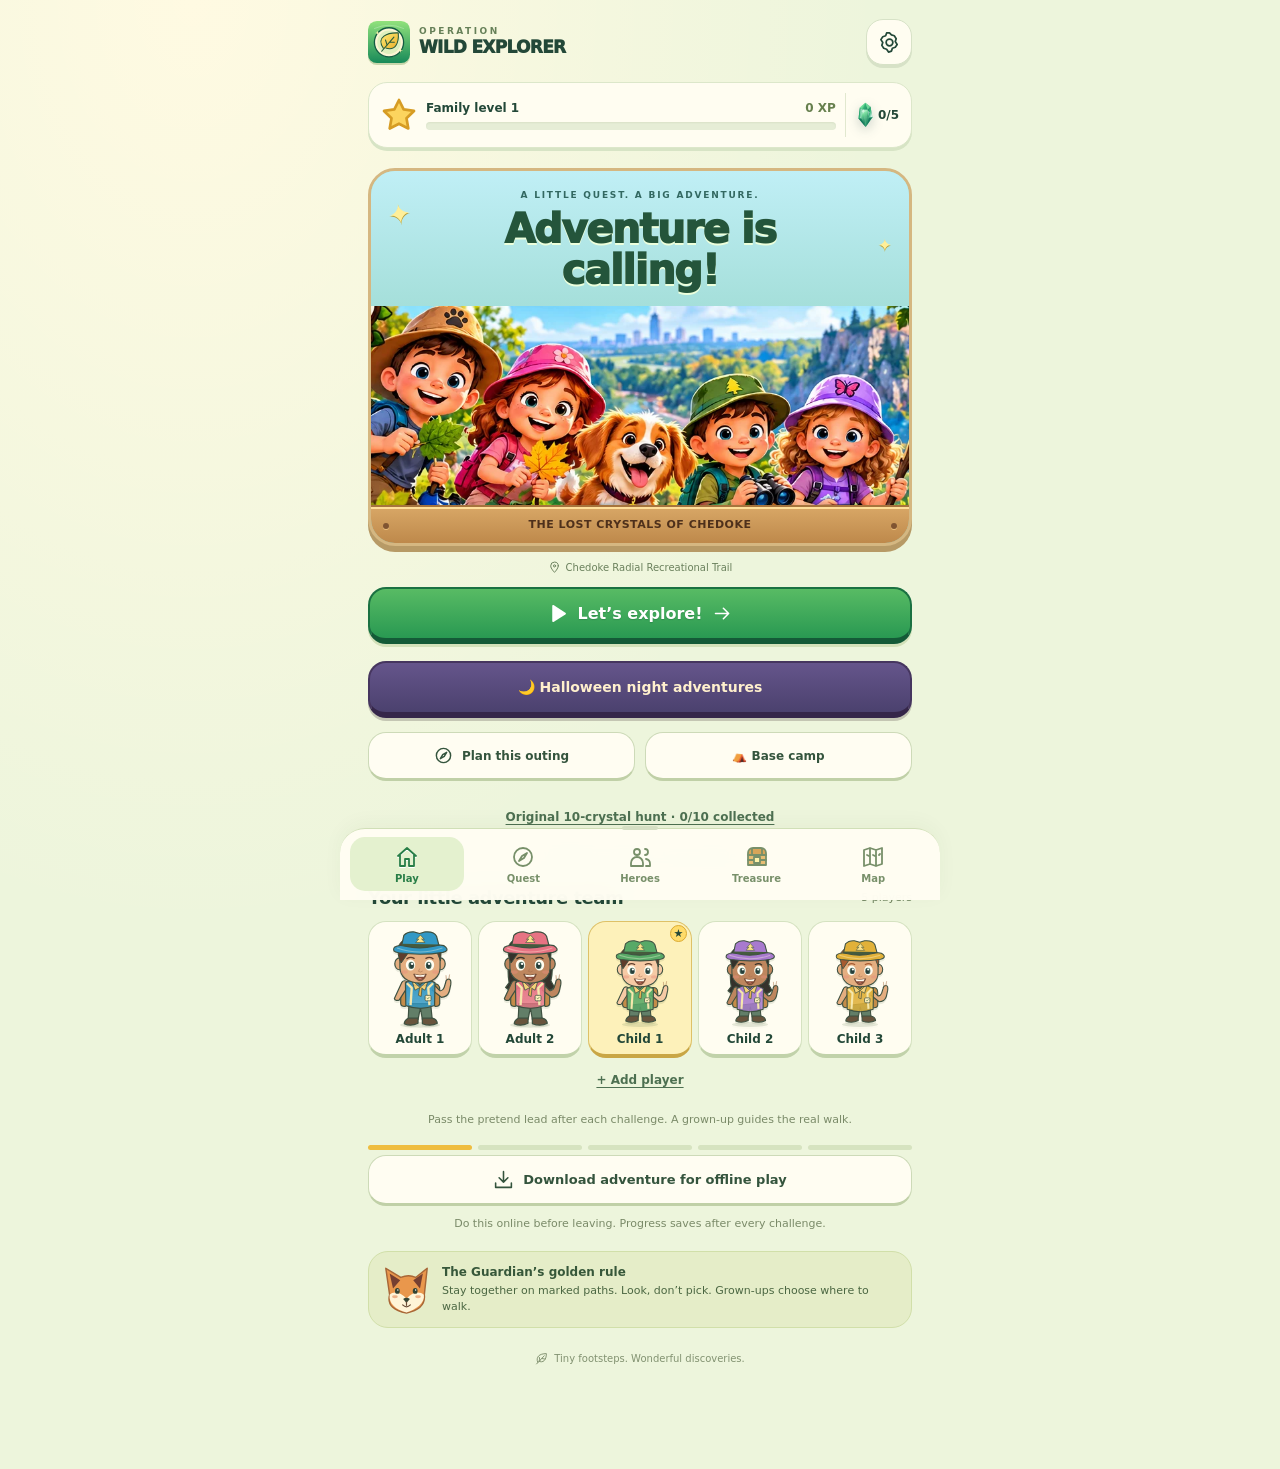
<file: public/index.html>
<!doctype html>
<html lang="en-CA">
<head>
  <meta charset="utf-8">
  <meta name="viewport" content="width=device-width, initial-scale=1, viewport-fit=cover">
  <meta name="theme-color" content="#edf5dc">
  <meta name="description" content="A little quest. A big adventure. A private, offline-ready nature adventure for your family. Photos are optional.">
  <meta name="apple-mobile-web-app-capable" content="yes">
  <meta name="apple-mobile-web-app-status-bar-style" content="default">
  <meta name="apple-mobile-web-app-title" content="Wild Explorer">
  <meta name="mobile-web-app-capable" content="yes">
  <link rel="manifest" href="./manifest.webmanifest">
  <link rel="icon" type="image/svg+xml" href="./assets/icon.svg">
  <link rel="apple-touch-icon" href="./assets/icon-180.png">
  <link rel="preload" as="image" href="./assets/forest-friends-v2.webp">
  <link rel="stylesheet" href="./styles.css?v=3.3.0">
  <link rel="stylesheet" href="./quest-magic.css?v=3.3.0">
  <script src="./classic.js?v=3.3.0" defer></script>
  <script src="./engine.js?v=3.3.0" defer></script>
  <script src="./postcards.js?v=3.3.0" defer></script>
  <script src="./gear.js?v=3.3.0" defer></script>
  <script src="./quest-magic.js?v=3.3.0" defer></script>
  <script src="./narration-content.js?v=3.3.0" defer></script>
  <script src="./narration-manifest.js?v=3.3.0" defer></script>
  <script src="./narration.js?v=3.3.0" defer></script>
  <script src="./app.js?v=3.3.0" defer></script>
  <title>Operation Wild Explorer</title>
</head>
<body>
  <a class="skip" href="#main">Skip to the adventure</a>
  <div class="app-shell">
    <header class="topbar">
      <button class="brand" data-action="tab" data-value="home" aria-label="Wild Explorer home">
        <img src="./assets/icon.svg" alt="" width="44" height="44">
        <span><small>OPERATION</small><b>WILD EXPLORER</b></span>
      </button>
      <button class="round-btn" id="settings-button" data-action="settings" aria-label="Grown-up settings"><span data-icon="settings"></span></button>
    </header>
    <div id="save-warning" class="warning" role="alert" hidden></div>
    <div class="update-banner" id="update-banner" hidden><span>A fresh adventure update is ready.</span><button data-action="update">Update game</button></div>
    <section class="family-status" aria-label="Family progress">
      <div class="level-star" aria-hidden="true"><span data-icon="star"></span></div>
      <div class="status-main"><div class="status-line"><b id="level-text">Family level 1</b><span id="xp-text">0 XP</span></div><div class="xp-track" id="xp-meter" role="progressbar" aria-label="Experience towards next level" aria-valuemin="0" aria-valuemax="100" aria-valuenow="0"><span id="xp-fill"></span></div></div>
      <button class="crystal-count" data-action="tab" data-value="treasure" aria-label="View collected crystals"><span id="tiny-gem"></span><b id="gem-count">0/5</b></button>
    </section>
    <section id="equipment-bar" class="equipment-bar" aria-label="Your playable gear" hidden></section>
    <main id="main" tabindex="-1">
      <section id="home-screen" data-screen="home" aria-label="Adventure home"></section>
      <section id="quest-screen" data-screen="quest" aria-label="Current quest" hidden></section>
      <section id="heroes-screen" data-screen="heroes" aria-label="Your explorers" hidden></section>
      <section id="treasure-screen" data-screen="treasure" aria-label="Crystals and discoveries" hidden></section>
      <section id="trail-screen" data-screen="trail" aria-label="Treasure map and optional location" hidden></section>
    </main>
    <footer class="page-foot"><span data-icon="leaf"></span> Tiny footsteps. Wonderful discoveries.</footer>
  </div>
  <nav class="bottom-nav" aria-label="Game sections">
    <button data-action="tab" data-value="home" aria-current="page"><span data-icon="home"></span><b>Play</b></button>
    <button data-action="tab" data-value="quest"><span data-icon="compass"></span><b>Quest</b></button>
    <button data-action="tab" data-value="heroes"><span data-icon="heroes"></span><b>Heroes</b></button>
    <button data-action="tab" data-value="treasure"><span data-icon="chest"></span><b>Treasure</b></button>
    <button data-action="tab" data-value="trail"><span data-icon="map"></span><b>Map</b></button>
  </nav>
  <div id="toast" class="toast" role="status" aria-live="polite" hidden></div>
  <div id="confetti" class="confetti" aria-hidden="true"></div>
  <dialog id="sheet" aria-labelledby="sheet-title"><div id="sheet-content"></div></dialog>
  <input id="postcard-photo" type="file" accept="image/jpeg,image/png,image/webp" hidden>
  <input id="import-file" type="file" accept=".json,application/json" hidden>
  <noscript><div class="noscript">Please enable JavaScript to play. You can still enjoy a family colour hunt: find green, yellow, and brown from a safe path.</div></noscript>
</body>
</html>
</file>
<file: public/styles.css>
:root{--ink:#234838;--ink-soft:#54705b;--paper:#fffdf1;--cream:#f8edcb;--green:#228955;--green-dark:#12623e;--yellow:#f8c648;--line:#d9e6c5;--shadow:0 5px 0 #bbcd9e;--radius:24px;color-scheme:light;font-family:ui-rounded,'SF Pro Rounded','Arial Rounded MT Bold',system-ui,-apple-system,BlinkMacSystemFont,sans-serif;font-weight:500;color:var(--ink);background:#edf5dc}
*{box-sizing:border-box;-webkit-tap-highlight-color:transparent}body{margin:0;min-width:280px;background:radial-gradient(ellipse at 15% 0,#fffae2,transparent 45%),#edf5dc;min-height:100vh;min-height:100dvh}button,input,textarea,select{font:inherit}button{cursor:pointer;touch-action:manipulation}button:focus-visible,a:focus-visible,input:focus-visible,textarea:focus-visible,select:focus-visible{outline:3px solid #164ca0;outline-offset:4px}button:disabled{cursor:default}button,button svg{flex-shrink:0}svg{display:block}img{max-width:100%}[hidden]{display:none!important}button{color:inherit}a{color:#216242}button svg{width:24px;height:24px}.app-shell{width:100%;max-width:600px;margin:auto;padding:calc(8px + env(safe-area-inset-top)) 18px calc(104px + env(safe-area-inset-bottom));padding-left:max(18px,env(safe-area-inset-left));padding-right:max(18px,env(safe-area-inset-right))}.topbar{display:flex;align-items:center;justify-content:space-between;gap:10px;height:68px}.brand{display:flex;align-items:center;gap:9px;border:0;background:none;padding:0;text-align:left;min-height:48px;min-width:0}.brand img{width:42px;height:42px;filter:drop-shadow(0 2px 0 #c7d6ab)}.brand small{display:block;font-size:9px;letter-spacing:2.5px;font-weight:850;color:#668058;line-height:1.1}.brand b{font-size:17px;letter-spacing:-.7px;font-weight:950;white-space:nowrap;display:block}.round-btn{border:1.5px solid #d7e2c7;background:var(--paper);width:46px;height:46px;border-radius:17px;display:grid;place-items:center;box-shadow:0 3px 0 #d7e2c7}.round-btn svg{width:23px;height:23px}.family-status{display:flex;align-items:center;gap:9px;background:var(--paper);border:1.5px solid #dce7ca;border-radius:19px;padding:10px 12px;margin:6px 0 20px;box-shadow:0 3px 0 #d7e4c5}.level-star{width:36px;height:36px;display:grid;place-items:center;color:#ce8d10}.level-star svg{width:36px;height:36px;fill:#fcd45e;stroke:#d69c24}.status-main{flex:1;min-width:0}.status-line{display:flex;justify-content:space-between;gap:8px;align-items:center;font-size:12px}.status-line b{font-weight:850}.status-line span{color:#67804e;font-weight:800;white-space:nowrap}.xp-track{background:#e6edd6;border-radius:10px;height:8px;margin-top:7px;overflow:hidden;box-shadow:inset 0 1px 2px #294e1311}.xp-track span{display:block;height:100%;background:linear-gradient(90deg,#f6c33f,#f8aa32);border-radius:10px;transition:width .4s ease}.crystal-count{border:0;border-left:1px solid #e1e8cf;background:transparent;padding:0 0 0 9px;min-height:44px;display:flex;align-items:center;gap:2px;font-size:12px;white-space:nowrap}.crystal-count svg{width:24px;height:33px}.eyebrow{display:block;letter-spacing:1.8px;text-transform:uppercase;font-size:10px;font-weight:850;color:#65805b}.section-heading{display:flex;align-items:center;justify-content:space-between;gap:10px;margin:21px 0 13px}.section-heading h2{font-size:18px;font-weight:850;letter-spacing:-.5px;margin:0}.section-heading span{font-size:11px;color:#6d825c}.section-heading button{border:0;background:transparent;font-size:12px;padding:8px;color:#287646;min-height:44px}.page-title{font-size:28px;line-height:1.1;letter-spacing:-1px;font-weight:950;margin:7px 0 10px}.intro{font-size:13px;line-height:1.6;color:var(--ink-soft);margin:0 0 17px}.storybook{border:3px solid #d5b781;box-shadow:0 6px 0 #b79a66;border-radius:27px;background:#a4dfd3;position:relative;overflow:hidden;isolation:isolate}.storybook .scene-heading{position:relative;background:linear-gradient(#c0eff6,#a5dfda);padding:19px 16px 10px;text-align:center}.scene-heading .eyebrow{font-size:9px;color:#326861;letter-spacing:1.8px}.scene-heading h1{color:#24553b;font-size:34px;line-height:1.02;letter-spacing:-1.3px;font-weight:1000;margin:9px 0 5px;text-shadow:0 2px 0 #ecffdc}.storybook .scene-heading:before,.storybook .scene-heading:after{position:absolute;top:27px;color:#ffef99;font-size:28px;content:'✦';text-shadow:0 1px 0 #b5992e}.storybook .scene-heading:before{left:17px;transform:rotate(-10deg)}.storybook .scene-heading:after{right:17px;top:64px;font-size:17px}.storybook .cover-art{width:100%;height:auto;aspect-ratio:803/298;display:block;object-fit:cover}.storybook .story-label{position:relative;background:linear-gradient(#d8a766,#be894b);border-top:2px solid #a6743d;text-align:center;padding:11px 12px 12px;color:#4e301b;box-shadow:inset 0 2px 0 #ffdf9a;font-size:11px;font-weight:900;letter-spacing:.5px}.story-label:before,.story-label:after{content:'';position:absolute;width:6px;height:6px;top:16px;border-radius:50%;background:#805431;box-shadow:0 1px #ebbf7b}.story-label:before{left:12px}.story-label:after{right:12px}.location-pill{display:flex;justify-content:center;align-items:center;gap:5px;font-size:10px;color:#6a805c;margin:15px 0 13px;text-align:center}.location-pill svg{width:13px;height:13px;flex-shrink:0}.location-pill span{overflow-wrap:anywhere}.btn{min-height:57px;border-radius:18px;border:2px solid #1b7142;border-bottom:6px solid #145a37;background:linear-gradient(#58bb64,#299952);box-shadow:0 3px 0 #d3e1b9;color:white;display:flex;justify-content:center;align-items:center;gap:9px;text-decoration:none;font-size:16px;font-weight:900;padding:13px 15px;line-height:1.2;text-shadow:0 1px 1px #164b3444;transition:transform .1s,filter .1s}.btn svg{width:21px;height:21px}.btn:active:not(:disabled){transform:translateY(3px)}.btn:hover:not(:disabled){filter:brightness(1.04)}.btn.full{width:100%}.btn:disabled{background:#dce5ce;border-color:#c3d0b3;color:#74836a;text-shadow:none;box-shadow:none}.btn.gold{background:linear-gradient(#ffda6f,#f4b843);color:#644115;border-color:#d89e31;border-bottom-color:#b37b1a;text-shadow:none}.btn.blue{background:linear-gradient(#66bed5,#449eb9);border-color:#328aa4;border-bottom-color:#236c87}.btn.quiet{color:#34543d;border:1.5px solid #cddab8;border-bottom:3px solid #c0d0a7;background:#fffdf2;box-shadow:none;text-shadow:none;font-size:13px;min-height:49px}.btn.danger{background:#fff0e7;border-color:#deb8a0;color:#913e2d;text-shadow:none;box-shadow:none;font-size:13px}.subtle-button{background:transparent;border:0;padding:11px;font-size:12px;font-weight:750;color:#4d7051;min-height:44px;text-decoration:underline;text-underline-offset:3px}.party-row{display:grid;grid-template-columns:repeat(5,minmax(0,1fr));gap:6px}.party-member{min-width:0;padding:4px 0 8px;border:1.5px solid #d5e2c1;border-bottom:4px solid #c1d2aa;background:#fffdf1;border-radius:18px;position:relative}.party-member.chosen{background:#fdf1ba;border-color:#dec167;border-bottom-color:#c9a645}.party-member .avatar{height:82px;width:100%;margin:auto;filter:drop-shadow(0 2px 0 #29492319)}.party-member .avatar svg{width:100%;height:100%}.party-member b{display:block;white-space:nowrap;overflow:hidden;text-overflow:ellipsis;font-size:10px;padding:0 2px;margin-top:2px}.party-member .leader-dot{position:absolute;top:3px;right:4px;background:#ffdc6a;border-radius:50%;width:17px;height:17px;font-size:11px;font-weight:900;border:1px solid #dbaa32;display:grid;place-items:center}.panel{background:var(--paper);border:1.5px solid #d8e4c5;border-bottom:4px solid #c7d6b0;border-radius:24px;padding:17px;margin:16px 0}.guardian-tip{display:flex;align-items:center;gap:11px;background:#e5edc8;border:1.5px solid #d1dfa9;border-radius:20px;padding:11px 13px;margin-top:18px}.guardian-tip .fox{width:49px;height:52px;flex-shrink:0}.guardian-tip p{margin:0;font-size:11px;line-height:1.5;color:#4b6742}.guardian-tip b{display:block;color:#37583a;font-size:12px;margin-bottom:2px}.page-foot{display:flex;align-items:center;justify-content:center;gap:6px;font-size:10px;color:#829271;padding:24px 0 0}.page-foot svg{width:13px;height:13px}.bottom-nav{position:fixed;z-index:30;bottom:0;left:50%;transform:translateX(-50%);width:100%;max-width:600px;border-top:1.5px solid #d0dfb7;display:grid;grid-template-columns:repeat(5,minmax(0,1fr));gap:3px;background:#fffdf3f5;backdrop-filter:blur(15px);-webkit-backdrop-filter:blur(15px);padding:8px 10px calc(9px + env(safe-area-inset-bottom));padding-left:max(10px,env(safe-area-inset-left));padding-right:max(10px,env(safe-area-inset-right));box-shadow:0 -5px 20px #3858230a}.bottom-nav button{border:0;background:none;padding:6px 0;min-height:54px;min-width:0;display:flex;flex-direction:column;align-items:center;justify-content:center;gap:4px;color:#78906a;border-radius:15px}.bottom-nav button svg{width:24px;height:24px}.bottom-nav b{font-size:10px;font-weight:850}.bottom-nav button[aria-current="page"]{background:#e4f1cf;color:#287e47}.bottom-nav button[aria-current="page"] svg{filter:drop-shadow(0 1px #fff)}.bottom-nav:before{content:'';position:absolute;width:36px;height:4px;border-radius:8px;background:#d5dfc3;top:-3px;left:calc(50% - 18px)}.quest-head{display:flex;align-items:center;justify-content:space-between;gap:10px}.quest-head .eyebrow{max-width:75%}.audio-button{width:45px;height:45px;border:1.5px solid #cdddba;border-radius:15px;background:#fffaf0;display:grid;place-items:center;color:#4c7554}.quest-scene{position:relative;background:radial-gradient(circle at 50% 36%,#fff5bd 0,#d3ebaf 70%);border:2px solid #bfd59d;border-radius:23px;min-height:137px;display:flex;align-items:center;justify-content:center;gap:15px;margin:15px 0}.quest-scene:before,.quest-scene:after{content:'✦';position:absolute;color:#8eaa51;font-size:20px;top:22px;left:21px}.quest-scene:after{left:auto;right:26px;top:auto;bottom:25px;font-size:14px}.quest-scene .large-symbol{width:72px;height:72px;color:#4b9455;filter:drop-shadow(0 4px 0 #a6bc7255)}.quest-scene .scene-hero{width:88px;height:133px;margin-top:5px;filter:drop-shadow(0 3px 0 #4b843522)}.quest-scene .scene-hero svg{width:100%;height:100%}.reward-pill{position:absolute;top:10px;right:11px;display:flex;gap:3px;align-items:center;border:1px solid #e7c263;border-radius:10px;background:#fff5c4;padding:5px 6px;font-size:10px;color:#94671c;font-weight:850}.reward-pill svg{width:13px;height:13px;fill:#f8cf57}.guardian-speech{display:flex;align-items:flex-start;gap:10px;margin:15px 0}.guardian-speech .fox{width:44px;height:47px;flex-shrink:0}.speech{background:#fffaf0;border:1.5px solid #dce5c6;border-radius:5px 17px 17px 17px;padding:12px;font-size:13px;line-height:1.5;position:relative}.speech b{display:block;font-size:10px;text-transform:uppercase;letter-spacing:1.2px;color:#84905f;margin-bottom:5px}.task-heading{display:flex;align-items:center;justify-content:space-between;gap:9px;font-size:12px;font-weight:800;margin:19px 0 9px}.task-heading span{font-size:11px;color:#718563}.task-row{border:1.5px solid #d3dfbe;border-bottom:3px solid #c5d4ac;border-radius:19px;background:#fffdf1;margin:9px 0;overflow:hidden}.task-row.done{border-color:#8ebd79;background:#edf7dd;border-bottom-color:#72a65e}.task-check{width:100%;min-height:71px;background:transparent;border:0;display:flex;align-items:center;gap:10px;padding:12px;text-align:left}.task-check .clue-icon{width:36px;height:38px;border-radius:12px;background:#eef3df;display:grid;place-items:center;flex-shrink:0;font-size:25px}.task-check .clue-text{flex:1;min-width:0;font-size:14px;line-height:1.35;font-weight:800}.task-check .tickbox{display:grid;place-items:center;width:28px;height:28px;border-radius:10px;border:2px solid #cad8b6;background:white;color:transparent;flex-shrink:0;font-size:19px;font-weight:900}.done .task-check .tickbox{background:#59a852;border-color:#39853e;color:white}.task-row .swap{margin:0 11px 6px 56px;padding:4px 6px;min-height:33px;background:none;border:0;font-size:10px;text-decoration:underline;color:#778967}.task-row.done .swap{display:none}.quest-claim{margin-top:17px}.muted-note{font-size:11px;color:#7a8a68;line-height:1.5;text-align:center;margin:10px 8px}.count-badge{padding:5px 8px;background:#dfeccd;border-radius:10px;font-size:10px;font-weight:850}.hero-grid{display:grid;grid-template-columns:1fr 1fr;gap:12px;margin-top:16px}.hero-card{background:#fffaf0;border:2px solid #d5e2c0;border-bottom:5px solid #beceaa;border-radius:23px;padding:0;overflow:hidden;text-align:center;position:relative}.hero-card.selected{border-color:#d9b96a;border-bottom-color:#b89545;background:#fff7d3}.hero-card .hero-stage{background:linear-gradient(#dcefc8,#eaf4dc);position:relative;display:flex;justify-content:center;height:166px;overflow:hidden}.hero-card .hero-stage:after{content:'';width:125%;height:40px;background:#d5e5ae;position:absolute;bottom:-18px;left:-15%;border-radius:50%}.hero-card .hero-stage svg{height:158px;width:auto;max-width:100%;position:relative;z-index:1;align-self:flex-end}.hero-card .hero-copy{padding:12px 8px 14px}.hero-card b{display:block;font-size:15px;font-weight:900;overflow-wrap:anywhere}.hero-card small{font-size:10px;color:#6c8058;display:block;margin-top:3px}.hero-card .hero-type{position:absolute;top:8px;left:8px;background:#fffef1d9;border-radius:8px;padding:4px 6px;z-index:2;font-size:8px;letter-spacing:.3px;font-weight:800}.hero-card .hero-selected{position:absolute;top:7px;right:7px;background:#ffe188;border:1px solid #d5b348;border-radius:50%;width:21px;height:21px;z-index:2;display:grid;place-items:center;font-size:12px}.hero-card:last-child:nth-child(odd){grid-column:1/-1;display:flex;align-items:center;text-align:left}.hero-card:last-child:nth-child(odd) .hero-stage{width:45%;height:130px;flex-shrink:0}.hero-card:last-child:nth-child(odd) .hero-stage svg{height:130px}.hero-card:last-child:nth-child(odd) .hero-copy{padding:15px}.tab-switch{display:flex;gap:5px;background:#deebcc;border-radius:15px;padding:5px;margin:18px 0}.tab-switch button{border:0;flex:1;min-height:43px;border-radius:11px;background:transparent;font-size:12px;font-weight:850;color:#6e845d}.tab-switch button[aria-pressed="true"]{background:#fffdf2;color:#356f46;box-shadow:0 2px 0 #c6d5ab}.treasure-chest-scene{background:radial-gradient(ellipse at 50% 36%,#fff8d3,#f0dda4);border:2px solid #e0c582;border-radius:24px;display:flex;align-items:center;justify-content:center;gap:18px;padding:20px}.treasure-chest-scene .big-chest{width:94px;height:87px;color:#976021;filter:drop-shadow(0 4px 0 #c49b4555)}.treasure-chest-scene b{font-size:25px;font-weight:950;display:block;color:#705024}.treasure-chest-scene small{font-size:11px;color:#8e7345;display:block;margin-top:5px}.gem-grid{display:grid;grid-template-columns:repeat(3,minmax(0,1fr));gap:9px;margin:17px 0}.gem-card{border:1.5px solid #d6e0c5;border-bottom:4px solid #c2d1ac;border-radius:20px;padding:12px 5px;background:#fffdf3;position:relative;text-align:center;min-height:130px}.gem-card svg{width:39px;height:65px;margin:0 auto 8px;filter:drop-shadow(0 3px 0 #35553616)}.gem-card b{font-size:10px;display:block}.gem-card small{font-size:9px;display:block;color:#849173;margin-top:3px}.gem-card.locked{background:#e7edda}.gem-card.locked svg{filter:grayscale(1);opacity:.28}.gem-card .earned{position:absolute;top:7px;right:7px;color:#44843e;font-size:11px}.discovery-grid{display:grid;grid-template-columns:repeat(4,1fr);gap:7px;margin:15px 0}.discovery-grid button{border:1.5px solid #d6e1c5;border-bottom:3px solid #bdcfaa;border-radius:16px;background:#fffaf0;min-height:76px;font-size:10px;font-weight:800;padding:8px 3px}.discovery-grid button span{display:block;font-size:27px;margin-bottom:4px}.journal-note{border:1.5px solid #d9dfc7;border-radius:18px;background:#fffaf0;padding:13px;margin:10px 0}.journal-note header{display:flex;align-items:center;gap:7px;font-size:12px;font-weight:800}.journal-note header span{font-size:23px}.journal-note header time{margin-left:auto;font-size:10px;font-weight:500;color:#839070}.journal-note p{font-size:13px;line-height:1.6;margin:9px 0 1px;overflow-wrap:anywhere;white-space:pre-wrap}.journal-note small{font-size:10px;color:#779066;line-height:1.5;display:block;margin-top:9px}.story-map{position:relative;padding:16px 8px;background:linear-gradient(#d2e9b2,#e2edc7);border:2px solid #c6d9a7;border-radius:24px;overflow:hidden;margin:16px 0}.story-map:before{content:'';position:absolute;left:43px;top:43px;bottom:43px;border-left:8px dotted #fff2c0;filter:drop-shadow(2px 0 0 #bda269);z-index:0}.map-stop{position:relative;display:flex;align-items:center;gap:14px;border:0;background:none;text-align:left;width:100%;padding:9px;min-height:76px}.map-stop .node{width:49px;height:49px;border:3px solid #fff7d0;border-bottom:5px solid #c4ad63;border-radius:50%;display:grid;place-items:center;background:#67a954;color:#fff6c5;box-shadow:0 2px 0 #aabf7e;flex-shrink:0}.map-stop .node svg{width:24px;height:24px}.map-stop.current .node{background:#efba38;border-color:#fff6c7;color:#715025;outline:2px solid #bc8d28;animation:gentle-bounce 3s ease-in-out infinite}.map-stop.locked .node{background:#b4c69e;color:#829776;border-color:#e8eed6;border-bottom-color:#9aae82;box-shadow:none}.map-stop .map-label{min-width:0;flex:1}.map-stop .map-label b{display:block;font-size:13px;line-height:1.3}.map-stop small{display:block;color:#71845d;font-size:10px;margin-top:3px}.map-stop .map-arrow{font-size:19px;color:#618a42}.map-stop.locked .map-label{opacity:.7}.story-map .map-leaf{position:absolute;right:13px;top:19px;opacity:.17;width:38px;height:38px}.field-label{display:block;font-size:12px;font-weight:800;margin:15px 0 7px}.text-field{display:block;width:100%;min-width:0;border:1.5px solid #cbd9b5;border-bottom:3px solid #bdcfa5;border-radius:13px;background:#fffefa;padding:12px;font-size:16px;color:#34533c;line-height:1.4}.text-field:focus{border-color:#66a166}.text-field[readonly]{background:#eff4e4}.gps-box{background:#ecf2df;border:1px dashed #aac18c;border-radius:15px;padding:13px;margin:12px 0;font-size:12px;line-height:1.6;overflow-wrap:anywhere}.gps-box .coordinates{font-variant-numeric:tabular-nums;font-size:17px;font-weight:850;display:block;margin-top:7px}.gps-actions{display:flex;gap:8px}.gps-actions .btn{flex:1;font-size:12px}.panel h3{font-size:16px;margin:0 0 8px}.panel .small{font-size:12px;line-height:1.6;color:#647c54}.panel .small:last-child{margin-bottom:0}.badge-row{display:flex;gap:7px;flex-wrap:wrap;margin-top:12px}.badge{font-size:10px;border:1px solid #d6deb7;border-radius:9px;background:#f3f5df;padding:5px 7px;color:#738256}.toast{position:fixed;z-index:100;bottom:calc(95px + env(safe-area-inset-bottom));left:50%;transform:translateX(-50%);width:max-content;max-width:calc(100% - 32px);padding:13px 19px;border:2px solid #d6b661;border-bottom:4px solid #b99b4e;border-radius:18px;background:#fff5c9;color:#624c22;font-size:13px;font-weight:800;box-shadow:0 6px 30px #24433222;text-align:center;line-height:1.5;pointer-events:none}.warning,.update-banner{background:#fff0cb;border:1px solid #d4b575;border-radius:14px;padding:12px;font-size:12px;line-height:1.5;margin:10px 0}.update-banner{display:flex;align-items:center;gap:7px;background:#e0f1d9}.update-banner button{border:1px solid #7cb06b;border-radius:10px;background:white;padding:8px;min-height:44px;font-size:11px;font-weight:800}.skip{position:fixed;top:-100px;z-index:999;background:white;padding:15px}.skip:focus{top:15px}.noscript{background:#fff5cd;color:#564016;border:3px solid #c7a655;padding:25px;position:fixed;z-index:99;inset:20% 20px auto;border-radius:20px;line-height:1.6}dialog{border:2px solid #d0d8b6;border-bottom:5px solid #b3bf95;border-radius:28px;padding:0;background:#fffdf0;color:var(--ink);width:calc(100% - 28px);max-width:440px;max-height:calc(100dvh - 42px - env(safe-area-inset-top) - env(safe-area-inset-bottom));overscroll-behavior:contain;box-shadow:0 25px 80px #12312244;margin:auto;overflow:auto}dialog::backdrop{background:#163c36aa;backdrop-filter:blur(5px);-webkit-backdrop-filter:blur(5px)}.sheet-top{display:flex;align-items:center;justify-content:space-between;gap:10px;padding:20px 20px 12px}.sheet-top h2{margin:0;font-size:21px;font-weight:900;letter-spacing:-.5px}.sheet-top button{width:40px;height:40px;border:1px solid #d5dfc0;background:#eff2df;border-radius:50%;display:grid;place-items:center;flex-shrink:0}.sheet-top button svg{width:19px;height:19px}.sheet-body{padding:0 20px 22px}.sheet-body p{font-size:13px;line-height:1.6}.sheet-body .btn{margin-top:12px}.sheet-body .helper{font-size:11px;color:#77886a}.hero-preview{display:flex;align-items:center;justify-content:center;background:radial-gradient(#fff4cd,#e3efce);border-radius:22px;padding:10px;min-height:190px}.hero-preview svg{height:180px;width:130px}.hero-preview .power{max-width:140px;padding-left:15px}.hero-preview .power b{font-size:15px;display:block}.hero-preview .power p{font-size:11px;line-height:1.5;margin-bottom:0;color:#687b53}.swatch-row{display:flex;gap:8px;flex-wrap:wrap}.swatch-row button{width:43px;height:43px;border-radius:50%;background:var(--swatch);border:3px solid #ffffff;box-shadow:0 0 0 1.5px #d0dbbf;display:grid;place-items:center;font-size:20px;font-weight:900;color:#fff;text-shadow:0 1px 3px #183026}.swatch-row button[aria-pressed="true"]{box-shadow:0 0 0 2px #356a48;outline:2px solid #fff;outline-offset:-6px}.reward-body{text-align:center;padding:10px 22px 25px}.reward-body .reward-crystal{width:90px;height:135px;margin:auto;filter:drop-shadow(0 7px 0 #adb87733);animation:gentle-bounce 2.4s ease-in-out infinite}.reward-body h2{font-size:28px;line-height:1.15;letter-spacing:-.8px;margin:15px 0 8px;font-weight:950}.reward-body p{font-size:13px;line-height:1.6;color:#6e7c57;margin:9px 0}.reward-body .xp-reward{display:inline-flex;align-items:center;gap:7px;background:#fff0b5;border:1px solid #ebc767;border-radius:14px;padding:10px 18px;font-size:19px;font-weight:900;color:#977120;margin:10px 0 18px}.xp-reward svg{width:23px;height:23px;fill:#f9cb41}.reward-body .btn{margin-top:10px}.reward-body .fox{width:90px;height:95px;margin:auto}.complete-scene{text-align:center;background:radial-gradient(#fff4b8,#e6edc9);border:2px solid #d9d5a5;border-radius:26px;padding:24px 18px;margin:16px 0}.complete-scene .trophy{font-size:80px}.complete-scene h2{font-size:28px;letter-spacing:-.8px;margin:12px 0 8px;line-height:1.1}.complete-scene p{font-size:13px;line-height:1.6;color:#6a7a55}.complete-gems{display:flex;justify-content:center;gap:11px;margin:20px 0}.complete-gems svg{height:65px;width:35px}.settings-row{display:flex;align-items:center;justify-content:space-between;gap:12px;padding:13px 0;border-bottom:1px solid #e3e9d3}.settings-row b{font-size:13px;display:block}.settings-row small{font-size:11px;color:#859071;display:block;margin-top:3px}.switch{border:0;background:#c8d5b3;border-radius:20px;width:52px;height:32px;position:relative;min-width:52px}.switch:after{content:'';position:absolute;width:24px;height:24px;border-radius:50%;top:4px;left:4px;background:white;box-shadow:0 1px 3px #12332333;transition:left .2s}.switch[aria-checked="true"]{background:#4b9957}.switch[aria-checked="true"]:after{left:24px}.confetti{position:fixed;z-index:101;inset:0;pointer-events:none;overflow:hidden}.confetti i{position:absolute;top:-15px;width:9px;height:15px;background:var(--piece);border-radius:3px;animation:confetti-fall 2s ease-in forwards;left:var(--left);animation-delay:var(--delay)}.bonus-idea{margin-top:12px;background:#e5efd2;border:1px solid #c8dcb0;border-radius:15px;padding:12px;color:#4e704a;font-size:12px;line-height:1.6}.safe-note{background:#e6eed4;border:1px dashed #afc18a;padding:11px 13px;border-radius:15px;font-size:11px;line-height:1.5;color:#677c53;margin:15px 0}.split-buttons{display:flex;gap:8px}.split-buttons .btn{flex:1}.trophy-small{display:flex;align-items:center;gap:10px;background:#f7ebbf;border-radius:15px;padding:12px;margin-top:13px}.trophy-small span{font-size:27px}.trophy-small p{font-size:11px;line-height:1.5;margin:0;color:#786531}.trophy-small b{display:block;font-size:12px}.mini-progress{display:flex;gap:6px;margin:17px 0 5px}.mini-progress span{height:5px;flex:1;background:#d6e3c0;border-radius:10px}.mini-progress .won{background:#6aae5d}.mini-progress .now{background:#efbd40}.empty-box{text-align:center;padding:23px 14px;border:1.5px dashed #c4d5ac;border-radius:20px;color:#788768;font-size:13px;line-height:1.6}.empty-box .empty-icon{font-size:42px;display:block;margin-bottom:10px}.wide{width:100%}.install-steps{padding-left:23px;font-size:13px;line-height:1.7}.install-steps li{margin:7px 0}.backup-note{font-size:11px!important;color:#798869;border-top:1px solid #e4e9d5;padding-top:13px}.motion-off *,.motion-off *:before,.motion-off *:after{animation:none!important;scroll-behavior:auto!important;transition:none!important}
@keyframes gentle-bounce{0%,100%{transform:translateY(0)}50%{transform:translateY(-4px)}}@keyframes confetti-fall{0%{transform:translateY(-15px) rotate(0)}100%{transform:translateY(105vh) rotate(570deg)}}
@media(prefers-reduced-motion:reduce){*,*:before,*:after{animation:none!important;transition:none!important;scroll-behavior:auto!important}}
@media(min-width:600px){.app-shell{padding-left:28px;padding-right:28px}.storybook .scene-heading h1{font-size:40px}.party-member .avatar{height:104px}.party-member b{font-size:12px}.bottom-nav{border-radius:25px 25px 0 0}.hero-card .hero-stage{height:200px}.hero-card .hero-stage svg{height:193px}.gem-card svg{height:83px;width:50px}}
@media(max-width:360px){.app-shell{padding-left:12px;padding-right:12px}.brand b{font-size:15px}.brand small{font-size:8px}.brand img{width:38px;height:38px}.scene-heading h1{font-size:30px!important}.party-row{gap:4px}.party-member .avatar{height:74px}.party-member b{font-size:9px}.status-line{font-size:11px}.family-status{padding:8px}.task-check{padding:10px;gap:8px}.task-check .clue-text{font-size:13px}.hero-card .hero-stage{height:140px}.hero-card .hero-stage svg{height:136px}.sheet-body{padding:0 15px 20px}.sheet-top{padding:16px 15px 10px}.sheet-top h2{font-size:19px}.discovery-grid{gap:5px}}
@media(orientation:landscape) and (max-height:520px){.app-shell{max-width:800px;padding-top:4px}.topbar{height:56px}.family-status{margin-bottom:12px}.storybook .scene-heading{padding:10px}.storybook .scene-heading h1{font-size:29px}.storybook .cover-art{max-height:190px;object-fit:cover}.hero-grid{grid-template-columns:repeat(3,1fr)}.hero-card:last-child:nth-child(odd){grid-column:auto;display:block;text-align:center}.hero-card:last-child:nth-child(odd) .hero-stage{width:100%;height:166px}.hero-card:last-child:nth-child(odd) .hero-stage svg{height:158px}.bottom-nav{max-width:800px}}
.panel h3 svg{display:inline-block;vertical-align:-4px;width:20px;height:20px;margin-right:4px}
.btn.gold:disabled,.btn.blue:disabled{background:#dce5ce;border-color:#c3d0b3;color:#74836a;text-shadow:none;box-shadow:none}
/* 3.0: big, single-challenge cards and a persistent family camp. */
.quick-actions{display:grid;grid-template-columns:1fr 1fr;gap:10px;margin:14px 0}.quick-actions .btn{font-size:12px;padding:12px 8px;min-width:0}.quick-actions svg{width:19px;flex-shrink:0}.chapter-strip{display:flex;gap:8px;justify-content:center;margin:16px 0}.map-piece{display:grid;place-items:center;width:39px;height:35px;border:1px dashed #a5bb8d;border-radius:9px;color:#6e815d;background:#e9efd9;font-size:15px;font-weight:900}.map-piece.found{background:#ffdc72;border:1px solid #d5aa35;font-size:24px}.lead-banner{display:flex;align-items:center;gap:10px;background:#f8edcb;border:1px solid #ddcda3;border-radius:20px;padding:9px 11px;margin:14px 0}.lead-avatar{height:66px;width:49px;flex-shrink:0}.lead-avatar svg{height:100%;width:100%}.lead-banner p{margin:0;flex:1;min-width:0;font-size:12px;line-height:1.4}.lead-banner b,.lead-banner span{display:block}.lead-banner span{color:#66704d;font-size:11px;margin-top:4px}.lead-banner .subtle-button{padding:5px;font-size:10px;max-width:45px;flex-shrink:0}.challenge-card{padding:20px 18px;border:2px solid #b8d396;border-bottom:6px solid #a8c486;border-radius:27px;background:#fffdf1;box-shadow:0 4px 0 #d4e2bd;margin:16px 0}.card-meta{display:flex;justify-content:space-between;align-items:center;gap:8px;font-size:11px;color:#647955}.type-chip{background:#deefcc;border:1px solid #bdd7a0;border-radius:30px;padding:6px 13px;color:#2a673f;font-size:12px;font-weight:900;text-transform:uppercase;letter-spacing:1px}.type-listen{background:#fff0bd;border-color:#e7c76c;color:#80601e}.type-move{background:#d6ecf5;border-color:#98c5d7;color:#356179}.type-imagine{background:#efdef7;border-color:#d2ace6;color:#70428c}.type-solve{background:#ffe0cf;border-color:#e8b196;color:#965438}.challenge-symbol{display:block;font-size:55px;text-align:center;line-height:1.1;margin:19px 0 12px}.challenge-card h2{text-align:center;font-size:25px;line-height:1.15;letter-spacing:-.7px;margin:12px 0}.challenge-prompt{font-size:18px;line-height:1.55;text-align:center;font-weight:650;margin:10px 0 14px}.challenge-help{font-size:12px;line-height:1.5;color:#637954;text-align:center}.challenge-card .btn{margin-top:16px}.challenge-card.ready{text-align:center}.challenge-card .field-label{font-size:12px;margin-top:18px}.challenge-card .field-label small{font-weight:500;color:#728064}.story-connection{font-size:12px;line-height:1.6;background:#e8eecf;border-left:4px solid #acbe7e;padding:12px 15px;border-radius:0 14px 14px 0}.builder-grid{display:grid;grid-template-columns:1fr;gap:5px}.builder-grid select{margin-top:7px;width:100%;font-size:13px}.treasure-switch{display:grid;grid-template-columns:repeat(4,minmax(0,1fr));gap:4px}.treasure-switch button{font-size:11px;padding:11px 3px;min-width:0}.camp-scene{position:relative;text-align:center;background:linear-gradient(#c8ebee 0 50%,#cbe2a2 50%);border:2px solid #a8c687;border-radius:25px;padding:18px 12px;overflow:hidden}.camp-sun{position:absolute;right:17px;top:10px;font-size:30px}.camp-trees{font-size:36px;letter-spacing:9px;margin:16px 0 0}.camp-decor{font-size:57px;min-height:80px;display:flex;align-items:center;justify-content:center;flex-wrap:wrap;gap:5px}.camp-decor span{font-size:46px}.camp-scene b{font-size:19px}.camp-scene p{font-size:11px;margin-bottom:0}.wallet-line{display:flex;justify-content:space-between;align-items:center;gap:12px;padding:17px 3px}.wallet-line b{font-size:16px}.wallet-line span{font-size:10px;max-width:100px;text-align:right;color:#6b805a}.camp-shop{display:grid;grid-template-columns:repeat(2,minmax(0,1fr));gap:12px}.shop-card{display:flex;flex-direction:column;align-items:center;text-align:center;border:1.5px solid #cedfb8;border-bottom:4px solid #bed2a4;border-radius:20px;padding:14px 10px;background:#fffdf1}.shop-emoji{display:block;font-size:44px;line-height:1.3}.shop-card h3{font-size:15px;margin:8px 0}.shop-card p{font-size:11px;line-height:1.5;color:#607652;flex:1;margin:0 0 12px}.shop-card .btn{font-size:11px;padding:10px 7px}.postcard-summary{width:100%;display:flex;align-items:center;gap:12px;text-align:left;background:#fffdf1;border:1.5px solid #c6d8ae;border-bottom:4px solid #b5ca9b;border-radius:22px;padding:17px;margin:13px 0}.postcard-summary>span{font-size:32px}.postcard-summary>div{flex:1;min-width:0}.postcard-summary b{display:block;font-size:15px;overflow-wrap:anywhere}.postcard-summary small{display:block;font-size:11px;color:#718660;margin-top:5px}.postcard-summary p{font-size:12px;margin-bottom:0;overflow-wrap:anywhere}.postcard-preview{border:2px solid #dbc497;border-radius:20px;background:#fff9e4;padding:18px;overflow-wrap:anywhere}.postcard-preview h2{margin-bottom:5px}.postcard-badges{display:flex;flex-wrap:wrap;gap:5px}.postcard-badges .badge{font-size:10px;margin:3px 0}.postcard-discoveries{padding:0;list-style:none}.postcard-discoveries li{padding:9px 0;border-bottom:1px solid #e8d9b8;font-size:12px}.postcard-discoveries li b,.postcard-discoveries li span{display:block}.postcard-discoveries li span{color:#677855;margin-top:5px}.postcard-photos{display:grid;grid-template-columns:repeat(2,minmax(0,1fr));gap:10px}.postcard-photo{font-size:11px}.postcard-photo img{width:100%;border-radius:10px}.puzzle-map{text-align:center;font-size:47px;background:#e9edcf;border:2px dashed #c0cc97;border-radius:22px;padding:20px;margin-bottom:16px}.puzzle-progress{text-align:center;min-height:52px;font-size:17px;font-weight:800;background:#fbefbc;border-radius:15px;padding:14px;margin:15px 0}.puzzle-choices{display:grid;gap:8px}details{background:#f2f1da;border-radius:12px;padding:13px;font-size:12px;line-height:1.7;margin:18px 0}summary{font-weight:800;cursor:pointer;min-height:24px}button,.btn{overflow-wrap:anywhere}.btn.full+.btn.full{margin-top:12px}
@media(max-width:359px){.challenge-card{padding:17px 13px}.challenge-card h2{font-size:23px}.challenge-prompt{font-size:17px}.treasure-switch button{font-size:10px}.camp-shop{gap:8px}.shop-card{padding:12px 7px}.quick-actions .btn{font-size:11px}.lead-banner{gap:7px}.lead-banner b{font-size:11px}.brand b{font-size:15px}}
@media(prefers-reduced-motion:reduce){*{scroll-behavior:auto!important}}
/* 3.1: a quiet, warm-glow Halloween palette. No flashing or darkness tasks. */
.adventure-toggle{margin:17px 0 8px}.adventure-toggle>.btn{width:100%;font-size:14px}.btn.night-entry{background:linear-gradient(#65558b,#4b416e);border-color:#46365f;border-bottom-color:#352649;color:#fff0cd;box-shadow:0 3px 0 #c4c6b3;text-shadow:none}.night-setting-list{display:grid;gap:12px;margin:18px 0}.night-setting{display:flex;align-items:center;gap:15px;width:100%;border:2px solid #a8a0bd;border-bottom:4px solid #89819d;border-radius:19px;background:#f5f0ff;padding:15px;text-align:left;color:#392e52}.night-setting>span:first-child{font-size:35px;flex-shrink:0}.night-setting>span:last-child{min-width:0}.night-setting b,.night-setting small,.night-setting em{display:block}.night-setting b{font-size:16px}.night-setting small{font-size:12px;line-height:1.6;margin:5px 0;color:#574c6c}.night-setting em{font-size:11px;font-style:normal;font-weight:800;color:#655035}.night-checklist{padding-left:22px;font-size:13px;line-height:1.65}.night-checklist li{margin:10px 0}.night-ready-check{display:flex;align-items:flex-start;gap:12px;padding:16px 12px;background:#ece9f4;border:2px solid #b5a5ca;border-radius:15px;font-size:14px;font-weight:700;line-height:1.5}.night-ready-check input{width:23px;height:23px;min-width:23px;accent-color:#795cb0;margin:0}.night-context{font-size:12px;line-height:1.6;color:#ecd3a4}.night-theme{--ink:#fff0d5;--ink-soft:#d9d6e6;--paper:#272e48;--cream:#34334d;--line:#565675;--shadow:0 5px 0 #131a30;color-scheme:dark;color:var(--ink);background:radial-gradient(ellipse at 20% 0,#353456,transparent 60%),#171d35}.night-theme .storybook{background:#293357;border-color:#81708e;box-shadow:0 6px 0 #13182c}.night-theme .storybook .scene-heading{background:linear-gradient(#343556,#293357)}.night-theme .scene-heading h1{color:#ffe3aa;text-shadow:0 3px 0 #151c34}.night-theme .scene-heading .eyebrow{color:#e2c997}.night-theme .storybook .story-label{background:linear-gradient(#665068,#4d3b58);border-color:#968080;color:#ffe8b3;box-shadow:inset 0 2px 0 #8c7583}.night-theme .family-status,.night-theme .round-btn{border-color:#575878;box-shadow:0 3px 0 #11182c}.night-theme .brand small,.night-theme .eyebrow{color:#e3cda8}.night-theme .btn{background:linear-gradient(#ead198,#d4af6f);color:#382b31;border-color:#b39163;border-bottom-color:#826449;box-shadow:0 3px 0 #141a2d;text-shadow:none}.night-theme .btn.quiet{background:#343a55;color:#f5e8d5;border-color:#666780;box-shadow:none}.night-theme .btn.gold{background:linear-gradient(#ffd98d,#dfb16a);color:#382b31;border-color:#b88c58}.night-theme .btn:disabled{background:#353b50;border-color:#545a6f;color:#b4b7c7;box-shadow:none}.night-theme .subtle-button,.night-theme a{color:#f1cf97}.night-theme .intro,.night-theme .muted-note,.night-theme .helper,.night-theme .section-heading span,.night-theme .page-foot,.night-theme .card-meta,.night-theme .challenge-help,.night-theme .challenge-card .field-label small{color:#d0cbdd}.night-theme .location-pill{color:#ddcca9;background:#2a3049;border-color:#555673}.night-theme .party-member,.night-theme .hero-card{color:#f9ebd3;background:#2d354e;border-color:#606382;box-shadow:none}.night-theme .party-member.chosen,.night-theme .hero-card.selected{background:#4b4259;border-color:#dbb778}.night-theme .party-member .leader-dot{color:#493619}.night-theme .hero-stage,.night-theme .hero-preview{background:radial-gradient(#56516b,#343a54)}.night-theme .hero-card .hero-copy b{color:#f5e8d5}.night-theme .hero-card small,.night-theme .hero-preview .power p{color:#d4cede}.night-theme .hero-type{color:#443949}.night-theme .challenge-card,.night-theme .panel,.night-theme .shop-card,.night-theme .journal-note,.night-theme .postcard-summary{background:#272f48;border-color:#626582;color:#fff0d5;box-shadow:0 4px 0 #11192c}.night-theme .challenge-card{border-bottom-color:#5f5276}.night-theme .challenge-prompt{color:#fff0d5}.night-theme .lead-banner,.night-theme .story-connection,.night-theme .guardian-tip,.night-theme .safe-note{background:#34334c;border-color:#716280;color:#f2dfbb}.night-theme .lead-banner span,.night-theme .guardian-tip p,.night-theme .guardian-tip b{color:#ebd8b7}.night-theme .guardian-tip{align-items:flex-start}.night-theme .guardian-tip p{font-size:12px;line-height:1.7}.night-theme details{background:#3a3b56;color:#efe2cd}.night-theme .text-field{background:#1e263e;border-color:#6b6985;color:#fff1dc}.night-theme .text-field::placeholder{color:#bcb8cb}.night-theme .text-field[readonly]{background:#2f354b}.night-theme .bottom-nav{background:#222a43f5;border-color:#5c5b78;box-shadow:0 -5px 20px #080f2366}.night-theme .bottom-nav button{color:#c4c1d7}.night-theme .bottom-nav button[aria-current="page"]{background:#4c445b;color:#ffe3aa}.night-theme .bottom-nav button[aria-current="page"] svg{filter:none}.night-theme .bottom-nav:before{background:#77728b}.night-theme .map-piece{background:#303750;border-color:#7a728a;color:#ece2d3}.night-theme .map-piece.found{background:#655266;border-color:#c59a6c}.night-theme .story-map{background:linear-gradient(#343a56,#303550);border-color:#67617c}.night-theme .map-stop .map-label b{color:#fff0d5}.night-theme .map-stop small{color:#d4ccdd}.night-theme .camp-scene{background:linear-gradient(#273351 0 50%,#3c4562 50%);border-color:#736785}.night-theme .camp-scene p,.night-theme .shop-card p,.night-theme .wallet-line span,.night-theme .panel .small,.night-theme .postcard-summary small,.night-theme .journal-note small{color:#d2cbdf}.night-theme .complete-scene{background:radial-gradient(#4e435c,#2d334c);border-color:#b09472}.night-theme .complete-scene p,.night-theme .reward-body p{color:#e1d5da}.night-theme dialog{background:#252c44;color:#fff0d5;border-color:#81718d;box-shadow:0 25px 80px #050b21aa}.night-theme .sheet-top button{background:#41405b;color:#ffe6b8;border-color:#7c7190}.night-theme .sheet-body .helper,.night-theme .backup-note,.night-theme .settings-row small{color:#d4cede}.night-theme .night-setting{background:#34354f;border-color:#796d8b;color:#ffe8ba}.night-theme .night-setting small,.night-theme .night-setting em{color:#e0d3dd}.night-theme .night-ready-check{background:#39374e;border-color:#96819f;color:#ffe8c6}.night-theme .postcard-preview,.night-theme .puzzle-map,.night-theme .puzzle-progress{background:#39364f;border-color:#897490;color:#ffe7ba}.night-theme .postcard-discoveries li span{color:#d8ccdd}.night-theme .tab-switch{background:#343a52}.night-theme .tab-switch button{color:#d6cee0}.night-theme .tab-switch button[aria-pressed="true"]{background:#5b4b63;color:#ffe7b8;box-shadow:none}.night-theme .gem-card{background:#333950;border-color:#6b647f;color:#fff0d5}.night-theme .gem-card.locked{background:#242c43}.night-theme .gem-card small{color:#cac2d8}.night-theme .treasure-chest-scene{background:radial-gradient(#645066,#3b3b53);border-color:#a18a76}.night-theme .treasure-chest-scene b,.night-theme .treasure-chest-scene small{color:#ffe6b0}.night-theme .gps-box,.night-theme .bonus-idea,.night-theme .trophy-small{background:#3a3b53;border-color:#7b758a;color:#f1dfc0}.night-theme .trophy-small p{color:#f1dfc0}.night-theme .empty-box{color:#d4cede;border-color:#79748c}.night-theme .audio-button{background:#383e58;color:#f4d9aa;border-color:#74738a}.night-theme .discovery-grid button{background:#383e58;color:#fff0d5;border-color:#74738a}.night-theme .badge{background:#414159;color:#f0dfbe;border-color:#77708b}.night-theme .warning,.night-theme .update-banner,.night-theme .toast{background:#f2ddb2;color:#3d2e37;border-color:#c7a577}.night-theme :focus-visible{outline-color:#ffe1a2}.night-theme .reward-crystal,.night-theme .map-stop.current .node{animation:none}.night-theme .confetti{display:none}
@media(max-width:359px){.night-setting{padding:12px;gap:10px}.night-setting>span:first-child{font-size:29px}.night-ready-check{font-size:13px}.night-theme .scene-heading .eyebrow{letter-spacing:1px;font-size:8px}}

.night-theme .hero-card .hero-selected{color:#48321d}.night-theme .settings-row{border-color:#57546b}.night-theme .story-map .map-stop.locked .node{color:#e3dce5;background:#484c66;border-color:#7a7588}.night-theme .brand img{filter:none}
.night-theme .status-line span,.night-theme .journal-note header time{color:#d8d1e3}.night-theme .skip{background:#252c44;color:#ffe1a2;border:2px solid #ffe1a2}

/* 3.2: larger rosters wrap instead of shrinking or hiding extra players. */
.party-row{grid-template-columns:repeat(auto-fit,minmax(52px,1fr));row-gap:10px}.party-member{max-width:110px}.team-heading{flex-wrap:wrap}.team-heading h2{min-width:0}.roster-count{margin:10px 0 18px}.hero-grid{grid-template-columns:repeat(2,minmax(0,1fr))}.hero-copy{min-width:0}.hero-card .costume-label{font-weight:750;line-height:1.4;margin-top:7px}.hero-card .hero-type{max-width:calc(100% - 40px);overflow-wrap:anywhere}.hero-preview .power{min-width:0}.hero-preview .power b,.lead-banner b{overflow-wrap:anywhere}
@media(max-width:359px){.party-row{grid-template-columns:repeat(4,minmax(0,1fr))}.hero-card .hero-type{font-size:8px}.hero-card .hero-stage{height:150px}.hero-card .hero-stage svg{height:145px}}

/* Keep the home brand and settings reachable when text is enlarged. */
.topbar{min-height:68px;height:auto;padding:8px 0}.brand{flex:1 1 auto}.brand img{flex-shrink:0}.brand>span{min-width:0}.brand b{white-space:normal;overflow-wrap:anywhere}
/* Let character details move below the portrait at narrow or large-text sizes. */
.hero-preview{flex-wrap:wrap;gap:8px}.hero-preview svg{flex:0 0 130px}.hero-preview .power{flex:1 1 140px;max-width:none;padding-left:0;overflow-wrap:anywhere}

/* Playable purchases: steady light, readable controls, no flashing or sensor animation. */
.equipment-bar{display:flex;flex-wrap:wrap;gap:8px;margin:-4px 0 18px}.equipment-bar .btn{font-size:12px;min-height:44px;flex:1 1 auto;padding:9px 10px}.owned-label{display:block;color:var(--ink-soft);font-size:11px;font-weight:800;margin:6px 0 10px}.gear-pack{display:grid;gap:10px}.shop-card .btn{white-space:normal;overflow-wrap:anywhere}.gear-range{display:block;width:100%;min-height:44px;margin:12px 0;accent-color:#a8581e}.gear-turns{display:flex;gap:10px;flex-wrap:wrap}.gear-turns .btn{flex:1 1 100px;font-size:13px;padding:10px 8px}.gear-avatar{width:160px;max-width:100%;margin:auto}.play-prop,.play-bunting{text-align:center;font-size:65px;line-height:1.6;min-height:130px;margin-bottom:18px}.play-prop span{display:block;font-size:30px}.play-bunting{font-size:36px;letter-spacing:8px}.gear-mode{text-align:center;font-size:12px;font-weight:900;letter-spacing:.8px;line-height:1.6}.compass-case{position:relative;width:218px;height:218px;max-width:100%;margin:16px auto;border:8px solid #b58d47;border-radius:50%;background:radial-gradient(#fff7d9,#eddbb0);box-shadow:0 4px 0 #7f6134,inset 0 0 0 3px #fff9df;overflow:hidden;color:#3d4434}.compass-pointer{position:absolute;top:-4px;left:calc(50% - 10px);z-index:2;font-size:24px;color:#ba441d}.compass-dial{position:absolute;inset:12px;border:1px solid #b8a475;border-radius:50%;background:repeating-conic-gradient(from -1deg,transparent 0deg 43deg,#bda67a 43deg 45deg);isolation:isolate}.compass-dial:before{content:'';position:absolute;inset:10px;border-radius:50%;background:#fff5d7;z-index:-1}.compass-dial b{position:absolute;font-size:23px;line-height:1;width:28px;text-align:center;font-weight:900}.compass-dial .north{top:8px;left:calc(50% - 14px);color:#ad351c}.compass-dial .south{bottom:8px;left:calc(50% - 14px)}.compass-dial .east{right:5px;top:calc(50% - 12px)}.compass-dial .west{left:5px;top:calc(50% - 12px)}.compass-needle{position:absolute;inset:30px;display:grid;place-items:center;font-size:100px;color:#b76027;line-height:1}.heading-readout{text-align:center;font-weight:900;font-size:21px;min-height:30px;margin:16px 0 7px}.compass-tool #compass-message{min-height:48px;line-height:1.6}.lantern-window{height:225px;border-radius:32px;border:3px solid #916147;background:#4c3741;display:flex;align-items:center;justify-content:center;flex-direction:column;gap:4px;color:#ffedce;box-shadow:inset 0 0 45px #251928;margin-bottom:20px}.lantern-window>span{font-size:95px;line-height:1.3}.lantern-window>b{font-size:16px}.lantern-window.on{background:radial-gradient(ellipse,#ffe09b,rgba(255,151,29,var(--lantern-strength)) 65%,#b44a19);color:#442620;border-color:#ffd787;box-shadow:0 0 25px rgba(255,151,29,var(--lantern-strength)),inset 0 0 35px #ffbd51}.night-theme .owned-label{color:#d9cdb5}.night-theme .gear-range{accent-color:#ffbd62}
body.lantern-lit{--ink:#493026;--ink-soft:#6d4935;--paper:#fff2d7;--cream:#ffddb0;--line:#cc9458;color-scheme:light;color:#493026;background:radial-gradient(ellipse at 50% 15%,rgba(255,194,74,var(--lantern-strength)),transparent 75%),linear-gradient(rgba(255,183,95,var(--lantern-strength)),rgba(255,183,95,var(--lantern-strength))),#ffe9c4}
body.lantern-lit .family-status,body.lantern-lit .round-btn,body.lantern-lit .challenge-card,body.lantern-lit .panel,body.lantern-lit .shop-card,body.lantern-lit dialog,body.lantern-lit .hero-card,body.lantern-lit .party-member,body.lantern-lit .journal-note,body.lantern-lit .postcard-summary{background:#fff1d7;color:#493026;border-color:#bf874c;box-shadow:0 4px 0 #824e31}body.lantern-lit .helper,body.lantern-lit .intro,body.lantern-lit .owned-label,body.lantern-lit .eyebrow,body.lantern-lit .brand small,body.lantern-lit .challenge-prompt,body.lantern-lit .challenge-help,body.lantern-lit .shop-card p,body.lantern-lit .wallet-line span,body.lantern-lit .hero-card small,body.lantern-lit .hero-card .hero-copy b,body.lantern-lit .reward-body p,body.lantern-lit .status-line span,body.lantern-lit .card-meta,body.lantern-lit .page-foot{color:#64412d}body.lantern-lit .btn{background:linear-gradient(#a45b2c,#804121);color:#fff5df;border-color:#71381c;border-bottom-color:#542d20;text-shadow:none;box-shadow:none}body.lantern-lit .btn.quiet{background:#ffe5b9;color:#51311f;border-color:#bd834c}body.lantern-lit .btn:disabled{background:#e0c6a7;color:#725c46;border-color:#b6a18b}body.lantern-lit .bottom-nav{background:#fff0d8fa;border-color:#a2693e}body.lantern-lit .bottom-nav button{color:#69492f}body.lantern-lit .bottom-nav button[aria-current="page"]{color:#4d2e20;background:#ffc777}body.lantern-lit .lead-banner,body.lantern-lit .story-connection,body.lantern-lit .guardian-tip,body.lantern-lit .safe-note,body.lantern-lit details{background:#ffe0ae;color:#533723;border-color:#ba8147}body.lantern-lit .lead-banner span,body.lantern-lit .guardian-tip p,body.lantern-lit .guardian-tip b{color:#533723}body.lantern-lit .text-field{background:#fff9e9;color:#493026;border-color:#a36b3f}body.lantern-lit .text-field::placeholder{color:#85644b}body.lantern-lit .subtle-button,body.lantern-lit a{color:#784322}body.lantern-lit .toast{background:#fff1d8;color:#493026;border-color:#a26a3c}body.lantern-lit :focus-visible{outline-color:#1e52a0}body.lantern-lit .gear-range{accent-color:#98512b}
@media(max-width:359px){.compass-case{width:190px;height:190px}.compass-needle{font-size:82px}.play-bunting{font-size:29px;letter-spacing:5px}.equipment-bar .btn{font-size:11px}.gear-turns .btn{flex-basis:100%}}
@media(prefers-reduced-motion:reduce){.compass-dial,.lantern-window{transition:none;animation:none}}

body.lantern-lit .sheet-body .helper,body.lantern-lit .sheet-body p,body.lantern-lit .hero-preview .power p,body.lantern-lit .postcard-preview .postcard-head p{color:#64412d}

body.lantern-lit .storybook .scene-heading{background:linear-gradient(#ffdc98,#f5b568)}body.lantern-lit .scene-heading h1{color:#55351f;text-shadow:0 2px #fff1c5}body.lantern-lit .camp-scene{background:linear-gradient(#f6c681 0 50%,#c9c181 50%);border-color:#bd874a}body.lantern-lit .hero-preview,body.lantern-lit .hero-stage{background:radial-gradient(#ffe3ad,#efc084)}

body.lantern-lit .night-context{color:#64412d}
body.lantern-lit .muted-note,body.lantern-lit .section-heading span,body.lantern-lit .settings-row small,body.lantern-lit .backup-note,body.lantern-lit .panel .small,body.lantern-lit .postcard-summary small,body.lantern-lit .journal-note small,body.lantern-lit .camp-scene p,body.lantern-lit .qm-sound-level small{color:#64412d}
</file>
<file: public/quest-magic.css>
/* The treasure map is a story illustration; no geographical data is used. */
.qm-map{--qm-paper:#efe3bf;--qm-ink:#4f5840;--qm-gold:#bd8c3b;--qm-route:#a29972;--qm-moss:#487059;background:var(--qm-paper);color:var(--qm-ink);border:1px solid #c3b383;border-radius:24px;box-shadow:0 5px 0 #d5d9bc,inset 0 0 34px #9d74351a;overflow:hidden;margin:18px 0 20px;isolation:isolate}
.qm-map-top{display:flex;justify-content:space-between;gap:10px;align-items:center;padding:16px 17px 0;font-size:10px;letter-spacing:1.3px;font-weight:850}.qm-map-top b{font-size:11px;letter-spacing:0;white-space:nowrap;background:#fff7dd;padding:6px 9px;border:1px solid #d7c798;border-radius:20px}
.qm-map-board{position:relative;aspect-ratio:var(--qm-ratio);margin:9px 9px 0;background:radial-gradient(ellipse at 22% 43%,#d2ddad77,transparent 43%),radial-gradient(ellipse at 82% 79%,#e5cb9766,transparent 44%);border-radius:18px}
.qm-cartography{width:100%;height:100%;display:block;overflow:visible}.qm-contours{opacity:.1}.qm-mountains{fill:#a4ae8a;stroke:#74866d;stroke-width:1.2;opacity:.68}.qm-mountains .qm-snow{fill:#f7efd7;stroke:none}.qm-trees{fill:#5c7a5c;opacity:.46;stroke:#3b654d;stroke-width:.6}.qm-map-sketch{color:#8b9169;opacity:.56}.qm-compass-rose{color:#8b7550;opacity:.7}.qm-compass-rose text{font:600 10px system-ui}.qm-land-label{font:700 7px system-ui;letter-spacing:2px;fill:#7f765b;opacity:.8}.qm-river-shadow{stroke:#a7bfc0;stroke-width:17;fill:none;opacity:.4}.qm-river{stroke:#adcaca;stroke-width:12;fill:none;opacity:.85}.qm-river-glint{stroke:#ecf6e7;stroke-width:1.7;stroke-dasharray:18 15;fill:none;opacity:.8}.qm-route-under{stroke:#f9f2d8;stroke-width:7;fill:none;stroke-linecap:round}.qm-route{stroke:var(--qm-route);stroke-width:2.5;stroke-dasharray:3 8;stroke-linecap:round;fill:none}.qm-route-earned{stroke:var(--qm-moss);stroke-width:3;stroke-linecap:round;fill:none;opacity:.85}
.qm-map-node,.qm-map-finale{position:absolute;left:var(--qm-x);top:var(--qm-y);transform:translate(-50%,-50%);width:46px;height:46px;border:0;padding:0;display:grid;place-items:center;cursor:pointer;background:none;border-radius:50%;color:var(--qm-ink);touch-action:manipulation;-webkit-tap-highlight-color:transparent}.qm-node-disc{display:grid;place-items:center;width:35px;height:35px;border:1.5px solid #a99c79;background:#f1e7c9;box-shadow:0 3px 0 #a6936340;border-radius:50%;position:relative;z-index:1}.qm-node-disc svg{width:16px;height:16px}.qm-node-disc b{font:850 17px system-ui}.qm-node-number{position:absolute;right:-1px;bottom:0;z-index:2;border-radius:50%;width:16px;height:16px;display:grid;place-items:center;background:#f4edd5;font:750 9px system-ui;border:1px solid #c5b98e}.qm-node-current .qm-node-number{display:none}.qm-node-complete .qm-node-disc{background:#507e61;border-color:#325f49;color:#fff9df;box-shadow:0 2px 0 #355b4b33,inset 0 0 0 3px #71967b}.qm-node-current .qm-node-disc{width:42px;height:42px;background:#fff4ca;color:#574026;border:2px solid #b88a3c;box-shadow:0 0 0 6px #dcb56828,0 3px 7px #66512530}.qm-node-current:before{content:'';position:absolute;inset:-4px;border:1px solid #bb964380;border-radius:50%;animation:qm-marker-breathe 4s ease-in-out infinite}.qm-node-locked .qm-node-disc{background:#e2dcc8;border-color:#b7ad8d;color:#79755e}.qm-you-marker{position:absolute;left:50%;bottom:44px;font-size:25px;line-height:1;transform:translateX(-50%);color:#a87527;text-shadow:0 1px #fff3ce;animation:qm-marker-float 3.5s ease-in-out infinite;z-index:3}.qm-map-node:hover .qm-node-disc{border-color:#654b25}.qm-map-node:focus-visible,.qm-map-finale:focus-visible{outline:3px solid #604b24;outline-offset:5px}.qm-map-finale{width:48px;height:48px;color:#a1583d;background:#efe2c2cc;border:1px dashed #b79a6e}.qm-map-finale svg{width:25px;height:25px}.qm-finale-open{border:1.5px solid #b58b3d;background:#fff0b6;color:#78532b;box-shadow:0 0 0 5px #debd6530}.qm-finale-open svg{fill:#e9bd6e}.qm-map-key{display:flex;justify-content:center;gap:12px;flex-wrap:wrap;padding:5px 12px 15px;font-size:10px;color:#615f47}.qm-map-key span{display:inline-flex;gap:5px;align-items:center}.qm-map-key i{width:7px;height:7px;border-radius:50%;display:block;background:#b2a98b}.qm-map-key .qm-key-earned{background:#4f795e}.qm-map-key .qm-key-current{background:#bc8b32}.qm-map-caption{display:flex;align-items:center;gap:12px;padding:16px 18px;border-top:1px solid #bdb08466;background:#fff8e14a}.qm-caption-compass{flex:0 0 29px;color:#92723c}.qm-caption-compass svg{width:29px;height:29px}.qm-map-caption p{margin:0;min-width:0}.qm-map-caption b{display:block;font-size:15px;line-height:1.4}.qm-map-caption p>span{display:block;font-size:11px;line-height:1.55;margin-top:4px;color:#6d6d53}
.qm-map-night{--qm-paper:#273746;--qm-ink:#f2dfb5;--qm-route:#a5a091;--qm-moss:#dbbd7d;border-color:#78837d;box-shadow:0 5px 0 #121e2d,inset 0 0 50px #091b3733}.qm-map-night .qm-map-board{background:radial-gradient(ellipse at 16% 45%,#34606755,transparent 46%),radial-gradient(ellipse at 80% 15%,#82705344,transparent 39%)}.qm-map-night .qm-map-top b{background:#3e4a52;border-color:#7b7e72;color:#f2dfb5}.qm-map-night .qm-route-under{stroke:#283848}.qm-map-night .qm-contours{opacity:.18}.qm-map-night .qm-mountains{fill:#5c7880;stroke:#8ba2a5}.qm-map-night .qm-snow{fill:#a0bfc0}.qm-map-night .qm-trees{fill:#70908c;stroke:#a4beb2;opacity:.5}.qm-map-night .qm-map-sketch{color:#afbdad}.qm-map-night .qm-river-shadow{stroke:#5a8c9c;opacity:.3}.qm-map-night .qm-river{stroke:#447788}.qm-map-night .qm-river-glint{stroke:#96bebf;opacity:.4}.qm-map-night .qm-compass-rose{color:#c5b797}.qm-map-night .qm-land-label{fill:#c9bf9f}.qm-map-stars{color:#ebd7a2;opacity:.8}.qm-map-night .qm-node-disc{background:#3e4b55;border-color:#7b8177}.qm-map-night .qm-node-complete .qm-node-disc{background:#c7a267;color:#2f3740;border-color:#e2c795;box-shadow:inset 0 0 0 3px #dfc388}.qm-map-night .qm-node-current .qm-node-disc{background:#f0d49e;color:#453c37;border-color:#ffe7b3;box-shadow:0 0 0 6px #e7c17919,0 0 26px #f3c17122}.qm-map-night .qm-node-locked .qm-node-disc{color:#bcc4be}.qm-map-night .qm-node-number{color:#efddbb;background:#38464e;border-color:#7b8177}.qm-map-night .qm-you-marker{color:#ffe1a1;text-shadow:none}.qm-map-night .qm-map-finale{color:#edcc95;background:#33414c;border-color:#a49678}.qm-map-night .qm-finale-open{color:#3d3640;background:#ead19c}.qm-map-night .qm-map-key{color:#d7d5c1}.qm-map-night .qm-key-earned{background:#cfaf72}.qm-map-night .qm-key-current{background:#fff0b6}.qm-map-night .qm-map-caption{background:#1b2a3d55;border-color:#7b817755}.qm-map-night .qm-map-caption p>span{color:#d6d7c8}.qm-map-night .qm-caption-compass{color:#e1c897}.qm-map-night :focus-visible{outline-color:#ffe9a8}
/* A mineral with refracted facets, a restrained moving glint and slow levitation. */
.qm-crystal{display:inline-block;position:relative;width:90px;height:118px;vertical-align:middle;isolation:isolate;flex-shrink:0;filter:none;animation:none}.qm-crystal-prism{position:relative;z-index:2;display:block!important;width:100%!important;height:100%!important;overflow:visible;filter:drop-shadow(0 4px 6px #052a3033);animation:qm-crystal-float 6s ease-in-out infinite;transform-origin:50% 55%}.qm-crystal-aura{position:absolute;z-index:0;inset:17% 2% 8%;border-radius:50%;background:radial-gradient(ellipse,var(--qm-tint),transparent 65%);filter:blur(11px);opacity:.23}.qm-crystal-shadow{position:absolute;bottom:3%;left:23%;width:54%;height:6%;border-radius:50%;background:#12382b;filter:blur(4px);opacity:.16;animation:qm-shadow-drift 6s ease-in-out infinite}.qm-crystal-glint{opacity:.45;animation:qm-glint-drift 7s ease-in-out infinite;transform-origin:64px 77px}.qm-crystal-motes{position:absolute;inset:0;z-index:3;pointer-events:none;overflow:hidden}.qm-crystal-motes i{position:absolute;left:calc(14% + var(--qm-i)*13%);bottom:calc(12% + var(--qm-i)*7%);width:2px;height:2px;border-radius:50%;background:#effffb;box-shadow:0 0 4px var(--qm-tint);opacity:.35;animation:qm-mote-rise 7s ease-in-out infinite;animation-delay:calc(var(--qm-i)*-.93s)}
#tiny-gem .qm-crystal{width:21px;height:34px}#tiny-gem .qm-crystal-aura,#tiny-gem .qm-crystal-motes,#tiny-gem .qm-crystal-shadow{display:none}#tiny-gem .qm-crystal-prism{animation:none}.gem-card .qm-crystal{width:65px;height:92px;margin:0 auto 8px}.gem-card.locked .qm-crystal{filter:grayscale(1);opacity:.43}.gem-card.locked .qm-crystal *{animation:none!important}.gem-card.locked .qm-crystal-aura,.gem-card.locked .qm-crystal-motes{display:none}.reward-body .qm-crystal.reward-crystal{display:block;width:168px;height:202px;margin:0 auto;filter:none;animation:qm-reward-arrive 1.3s ease-out both}.reward-body .qm-crystal.reward-crystal .qm-crystal-aura{opacity:.4}.reward-body .qm-crystal.reward-crystal .qm-crystal-motes i{width:3px;height:3px}.qm-crystal-scene{position:relative;display:flex;align-items:center;gap:15px;border:1px solid #d4dbc2;border-radius:20px;overflow:hidden;background:radial-gradient(ellipse at 20% 45%,#dceade,#eff2e4 58%,#faf6e6);padding:5px 16px 5px 7px;margin:14px 0}.qm-crystal-scene .qm-quest-crystal{width:96px;height:126px}.qm-crystal-caption{flex:1;min-width:0;text-align:left;z-index:2}.qm-crystal-caption>span{font-size:9px;font-weight:850;letter-spacing:1.1px;color:#647660;display:block;line-height:1.5}.qm-crystal-caption b{display:block;font-size:14px;line-height:1.4;color:#344d41;margin-top:6px}.qm-crystal-caption small{display:block;font-size:11px;line-height:1.5;color:#6a7864;margin-top:5px}.qm-crystal-ready{background:radial-gradient(ellipse at 22% 40%,#ceeadd,#f9f1d8 60%,#fff7e5);border-color:#d9c58e}.qm-crystal-ready .qm-crystal-aura{opacity:.38}.qm-crystal-night,.night-theme .qm-crystal-scene{background:radial-gradient(ellipse at 20% 40%,#354e58,#1e2b41 65%);border-color:#60716f}.qm-crystal-night .qm-crystal-caption>span,.night-theme .qm-crystal-caption>span{color:#cec3a7}.qm-crystal-night .qm-crystal-caption b,.night-theme .qm-crystal-caption b{color:#f2e6c9}.qm-crystal-night .qm-crystal-caption small,.night-theme .qm-crystal-caption small{color:#c6d1cd}.qm-crystal-night .qm-crystal-shadow{background:#020815}.qm-quest-link{display:flex;align-items:center;justify-content:space-between;gap:12px;width:100%;text-align:left;border:1px solid #b7c7a4;background:#edf1df;padding:11px 13px;border-radius:14px;color:#416148;margin:11px 0;font-size:12px;font-weight:750}.qm-quest-link svg{width:22px;height:22px;flex-shrink:0}.night-theme .qm-quest-link{background:#313b50;color:#ecd8af;border-color:#74728b}.qm-map-detail{padding:8px 21px 22px}.qm-map-detail>.eyebrow{font-size:10px}.qm-map-detail h3{font-size:23px;margin:9px 0}.qm-map-detail p{font-size:13px;line-height:1.65}.qm-map-detail .qm-clue-note{padding:13px;border-left:2px solid #bda264;background:#a8873210;border-radius:0 12px 12px 0}.qm-map-detail .qm-crystal{display:block;margin:5px auto;width:120px;height:154px}.qm-map-detail .btn{margin-top:14px}.qm-sound-level{display:block;margin:13px 0;font-size:12px}.qm-sound-level span{display:flex;justify-content:space-between;gap:10px}.qm-sound-level input{display:block;width:100%;height:38px;accent-color:#527356}.qm-sound-level small{font-size:10px;display:block;line-height:1.5;color:#718166}
@keyframes qm-crystal-float{0%,100%{transform:translateY(1px) rotate(-2deg)}50%{transform:translateY(-6px) rotate(2deg)}}@keyframes qm-shadow-drift{0%,100%{transform:scale(1);opacity:.16}50%{transform:scale(.82);opacity:.1}}@keyframes qm-glint-drift{0%,100%{opacity:.25;transform:scale(.72)}50%{opacity:.7;transform:scale(1)}}@keyframes qm-mote-rise{0%,100%{transform:translateY(5px);opacity:.15}50%{transform:translateY(-15px);opacity:.7}}@keyframes qm-marker-float{0%,100%{transform:translate(-50%,1px)}50%{transform:translate(-50%,-5px)}}@keyframes qm-marker-breathe{0%,100%{transform:scale(1);opacity:.5}50%{transform:scale(1.12);opacity:.8}}@keyframes qm-reward-arrive{from{opacity:0;transform:translateY(15px) scale(.86)}to{opacity:1;transform:translateY(0) scale(1)}}
@media(max-width:350px){.qm-map-top{font-size:8px;padding:14px 12px 0;letter-spacing:.8px}.qm-map-top b{font-size:10px;padding:5px 7px}.qm-map-board{margin-left:3px;margin-right:3px}.qm-map-key{font-size:9px;gap:9px}.qm-map-caption{padding:13px 12px;gap:9px}.qm-map-caption b{font-size:14px}.qm-crystal-scene{gap:7px;padding-right:10px}.qm-crystal-scene .qm-quest-crystal{width:78px;height:113px}.qm-crystal-caption b{font-size:13px}.qm-crystal-caption>span{font-size:8px;letter-spacing:.6px}}
@media(min-width:600px){.qm-map-board{max-width:450px;margin-left:auto;margin-right:auto}.qm-crystal-scene .qm-quest-crystal{width:116px;height:146px}.qm-crystal-caption b{font-size:16px}}
.motion-off .qm-map *,.motion-off .qm-crystal *,.motion-off .qm-crystal,.qm-effects-paused .qm-map *,.qm-effects-paused .qm-crystal *,.qm-effects-paused .qm-crystal{animation:none!important;transition:none!important}
@media(prefers-reduced-motion:reduce){.qm-map *,.qm-crystal *,.qm-crystal{animation:none!important;transition:none!important}}

.qm-node-place{position:absolute;left:50%;top:45px;transform:translateX(-50%);display:block;width:108px;font-size:9px;line-height:1.3;font-weight:750;letter-spacing:.1px;color:#575e47;text-shadow:0 1px #fff6df,1px 0 #f3e8ca,-1px 0 #f3e8ca;pointer-events:none}.qm-map-night .qm-node-place{color:#e8dcbe;text-shadow:0 1px #273746,1px 0 #273746,-1px 0 #273746}.complete-gems .qm-crystal{width:35px;height:65px}
</file>
